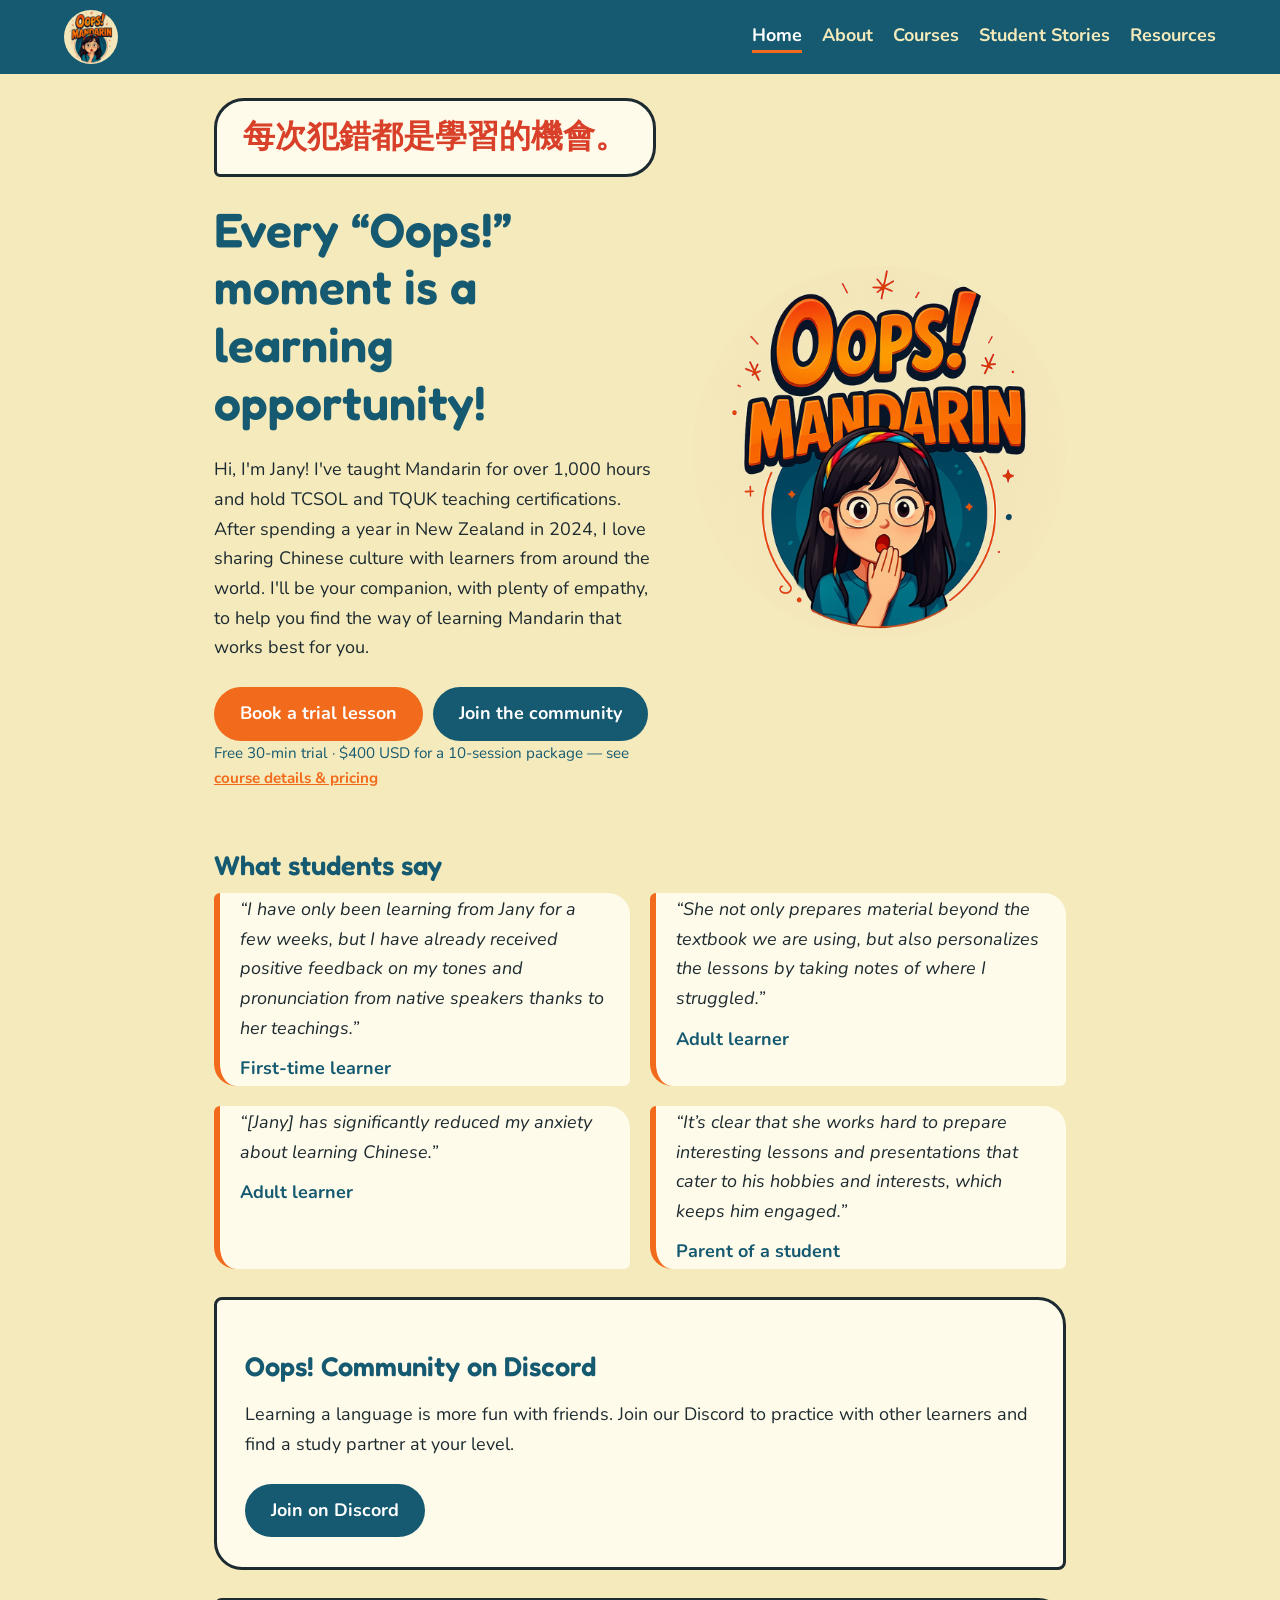
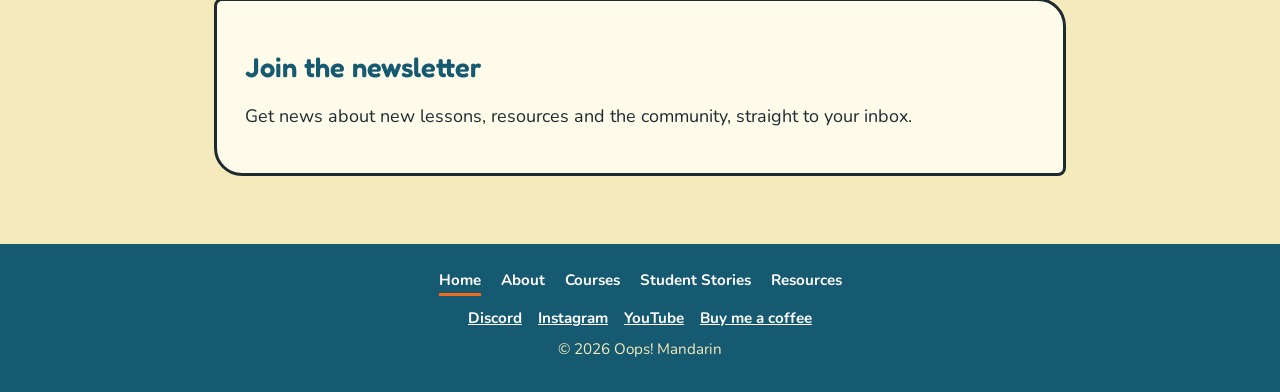
<file: index.html>
<!DOCTYPE html>
<html lang="en"><head><meta charset="utf-8"><meta name="viewport" content="width=device-width,initial-scale=1">
<title>Home | Oops! Mandarin</title>
<meta name="description" content="Oops! Mandarin: a language companion who encourages you not to be afraid of making mistakes.">
<link rel="icon" href="images/logo.jpg">
<link rel="preconnect" href="https://fonts.googleapis.com"><link rel="preconnect" href="https://fonts.gstatic.com" crossorigin>
<link href="https://fonts.googleapis.com/css2?family=Fredoka:wght@500;600&family=Nunito:wght@400;700;800&display=swap" rel="stylesheet">
<link rel="stylesheet" href="style.css"></head><body>
<header><a href="index.html"><img src="images/logo.jpg" alt="Oops! Mandarin logo"></a><nav><a href="index.html" aria-current="page">Home</a><a href="about.html">About</a><a href="courses.html">Courses</a><a href="stories.html">Student Stories</a><a href="resources.html">Resources</a></nav></header>
<main>
<section class="hero"><div>
<p class="bubble" lang="zh-Hant">每次犯錯都是學習的機會。</p>
<h1>Every “Oops!” moment is a learning opportunity!</h1>
<p>Hi, I'm Jany! I've taught Mandarin for over 1,000 hours and hold TCSOL and TQUK teaching certifications. After spending a year in New Zealand in 2024, I love sharing Chinese culture with learners from around the world. I'll be your companion, with plenty of empathy, to help you find the way of learning Mandarin that works best for you.</p>
<a class="btn" href="https://calendly.com/janywu/learn-chinese-with-jany-trial">Book a trial lesson</a><a class="btn alt" href="https://discord.gg/NUjNv9vEjd">Join the community</a>
<p class="date">Free 30-min trial · $400 USD for a 10-session package — see <a href="courses.html">course details &amp; pricing</a></p>
</div><img src="images/logo.jpg" alt="Cartoon of Jany covering her mouth, with the words Oops! Mandarin"></section>
<section><h2>What students say</h2>
<div class="quotes">
<blockquote>“I have only been learning from Jany for a few weeks, but I have already received positive feedback on my tones and pronunciation from native speakers thanks to her teachings.”<cite>First-time learner</cite></blockquote>
<blockquote>“She not only prepares material beyond the textbook we are using, but also personalizes the lessons by taking notes of where I struggled.”<cite>Adult learner</cite></blockquote>
<blockquote>“[Jany] has significantly reduced my anxiety about learning Chinese.”<cite>Adult learner</cite></blockquote>
<blockquote>“It’s clear that she works hard to prepare interesting lessons and presentations that cater to his hobbies and interests, which keeps him engaged.”<cite>Parent of a student</cite></blockquote>
</div></section>
<section class="panel"><h2>Oops! Community on Discord</h2><p>Learning a language is more fun with friends. Join our Discord to practice with other learners and find a study partner at your level.</p><a class="btn alt" href="https://discord.gg/NUjNv9vEjd">Join on Discord</a></section>
<section class="panel"><h2>Join the newsletter</h2><p>Get news about new lessons, resources and the community, straight to your inbox.</p>
<script async data-uid="dafba5326d" src="https://oops-mandarin.kit.com/dafba5326d/index.js"></script></section>
</main>
<footer><nav><a href="index.html" aria-current="page">Home</a><a href="about.html">About</a><a href="courses.html">Courses</a><a href="stories.html">Student Stories</a><a href="resources.html">Resources</a></nav><p><a href="https://discord.gg/NUjNv9vEjd">Discord</a><a href="https://www.instagram.com/oops_mandarin/">Instagram</a><a href="https://www.youtube.com/@oops_mandarin/featured">YouTube</a><a href="https://buymeacoffee.com/gj_am_i">Buy me a coffee</a></p><p>&copy; 2026 Oops! Mandarin</p></footer></body></html>
</file>
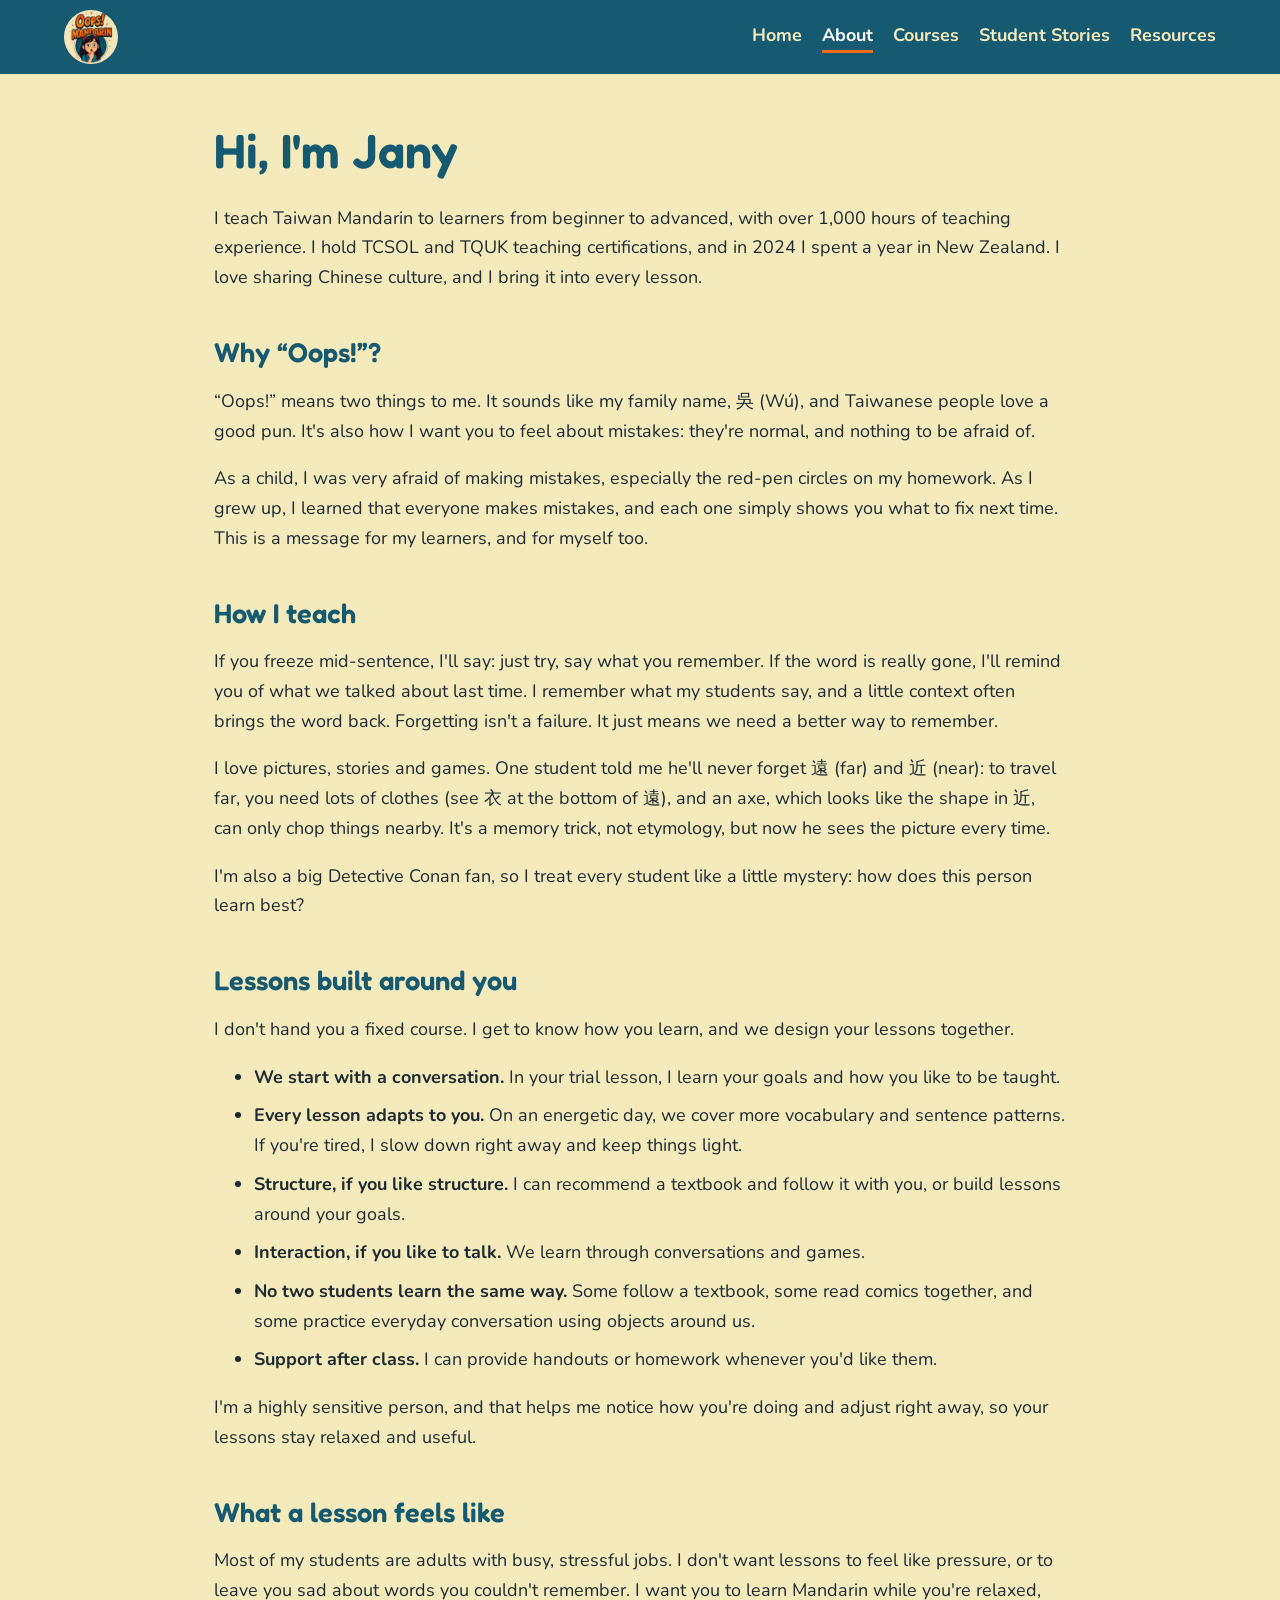
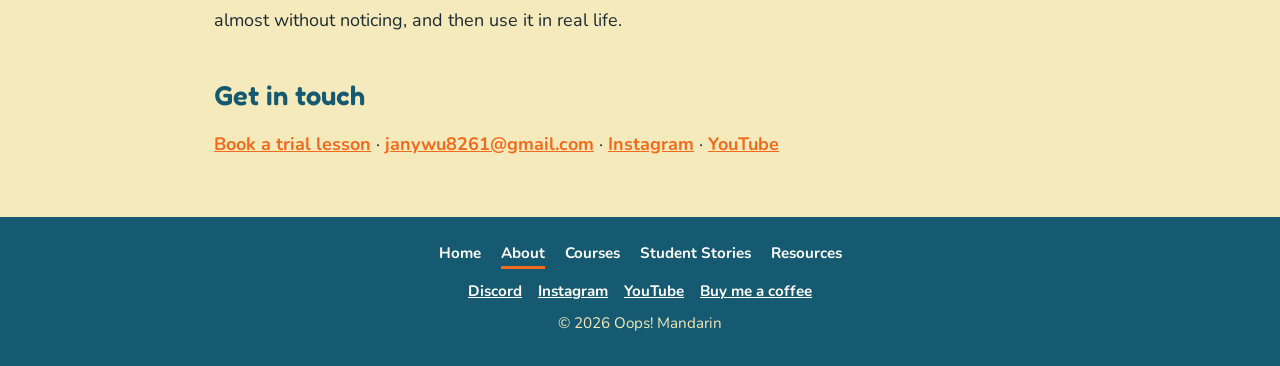
<file: about.html>
<!DOCTYPE html>
<html lang="en"><head><meta charset="utf-8"><meta name="viewport" content="width=device-width,initial-scale=1">
<title>About | Oops! Mandarin</title>
<meta name="description" content="Oops! Mandarin: a language companion who encourages you not to be afraid of making mistakes.">
<link rel="icon" href="images/logo.jpg">
<link rel="preconnect" href="https://fonts.googleapis.com"><link rel="preconnect" href="https://fonts.gstatic.com" crossorigin>
<link href="https://fonts.googleapis.com/css2?family=Fredoka:wght@500;600&family=Nunito:wght@400;700;800&display=swap" rel="stylesheet">
<link rel="stylesheet" href="style.css"></head><body>
<header><a href="index.html"><img src="images/logo.jpg" alt="Oops! Mandarin logo"></a><nav><a href="index.html">Home</a><a href="about.html" aria-current="page">About</a><a href="courses.html">Courses</a><a href="stories.html">Student Stories</a><a href="resources.html">Resources</a></nav></header>
<main>
<h1>Hi, I'm Jany</h1>
<p>I teach Taiwan Mandarin to learners from beginner to advanced, with over 1,000 hours of teaching experience. I hold TCSOL and TQUK teaching certifications, and in 2024 I spent a year in New Zealand. I love sharing Chinese culture, and I bring it into every lesson.</p>
<h2>Why “Oops!”?</h2>
<p>“Oops!” means two things to me. It sounds like my family name, <span lang="zh-Hant">吳</span> (Wú), and Taiwanese people love a good pun. It's also how I want you to feel about mistakes: they're normal, and nothing to be afraid of.</p>
<p>As a child, I was very afraid of making mistakes, especially the red-pen circles on my homework. As I grew up, I learned that everyone makes mistakes, and each one simply shows you what to fix next time. This is a message for my learners, and for myself too.</p>
<h2>How I teach</h2>
<p>If you freeze mid-sentence, I'll say: just try, say what you remember. If the word is really gone, I'll remind you of what we talked about last time. I remember what my students say, and a little context often brings the word back. Forgetting isn't a failure. It just means we need a better way to remember.</p>
<p>I love pictures, stories and games. One student told me he'll never forget <span lang="zh-Hant">遠</span> (far) and <span lang="zh-Hant">近</span> (near): to travel far, you need lots of clothes (see <span lang="zh-Hant">衣</span> at the bottom of <span lang="zh-Hant">遠</span>), and an axe, which looks like the shape in <span lang="zh-Hant">近</span>, can only chop things nearby. It's a memory trick, not etymology, but now he sees the picture every time.</p>
<p>I'm also a big Detective Conan fan, so I treat every student like a little mystery: how does this person learn best?</p>
<h2>Lessons built around you</h2>
<p>I don't hand you a fixed course. I get to know how you learn, and we design your lessons together.</p>
<ul>
<li><strong>We start with a conversation.</strong> In your trial lesson, I learn your goals and how you like to be taught.</li>
<li><strong>Every lesson adapts to you.</strong> On an energetic day, we cover more vocabulary and sentence patterns. If you're tired, I slow down right away and keep things light.</li>
<li><strong>Structure, if you like structure.</strong> I can recommend a textbook and follow it with you, or build lessons around your goals.</li>
<li><strong>Interaction, if you like to talk.</strong> We learn through conversations and games.</li>
<li><strong>No two students learn the same way.</strong> Some follow a textbook, some read comics together, and some practice everyday conversation using objects around us.</li>
<li><strong>Support after class.</strong> I can provide handouts or homework whenever you'd like them.</li>
</ul>
<p>I'm a highly sensitive person, and that helps me notice how you're doing and adjust right away, so your lessons stay relaxed and useful.</p>
<h2>What a lesson feels like</h2>
<p>Most of my students are adults with busy, stressful jobs. I don't want lessons to feel like pressure, or to leave you sad about words you couldn't remember. I want you to learn Mandarin while you're relaxed, almost without noticing, and then use it in real life.</p>
<h2>Get in touch</h2>
<p><a href="https://calendly.com/janywu/learn-chinese-with-jany-trial">Book a trial lesson</a> &middot; <a href="mailto:janywu8261@gmail.com">janywu8261@gmail.com</a> &middot; <a href="https://www.instagram.com/oops_mandarin/">Instagram</a> &middot; <a href="https://www.youtube.com/@oops_mandarin/featured">YouTube</a></p>

</main>
<footer><nav><a href="index.html">Home</a><a href="about.html" aria-current="page">About</a><a href="courses.html">Courses</a><a href="stories.html">Student Stories</a><a href="resources.html">Resources</a></nav><p><a href="https://discord.gg/NUjNv9vEjd">Discord</a><a href="https://www.instagram.com/oops_mandarin/">Instagram</a><a href="https://www.youtube.com/@oops_mandarin/featured">YouTube</a><a href="https://buymeacoffee.com/gj_am_i">Buy me a coffee</a></p><p>&copy; 2026 Oops! Mandarin</p></footer></body></html>
</file>
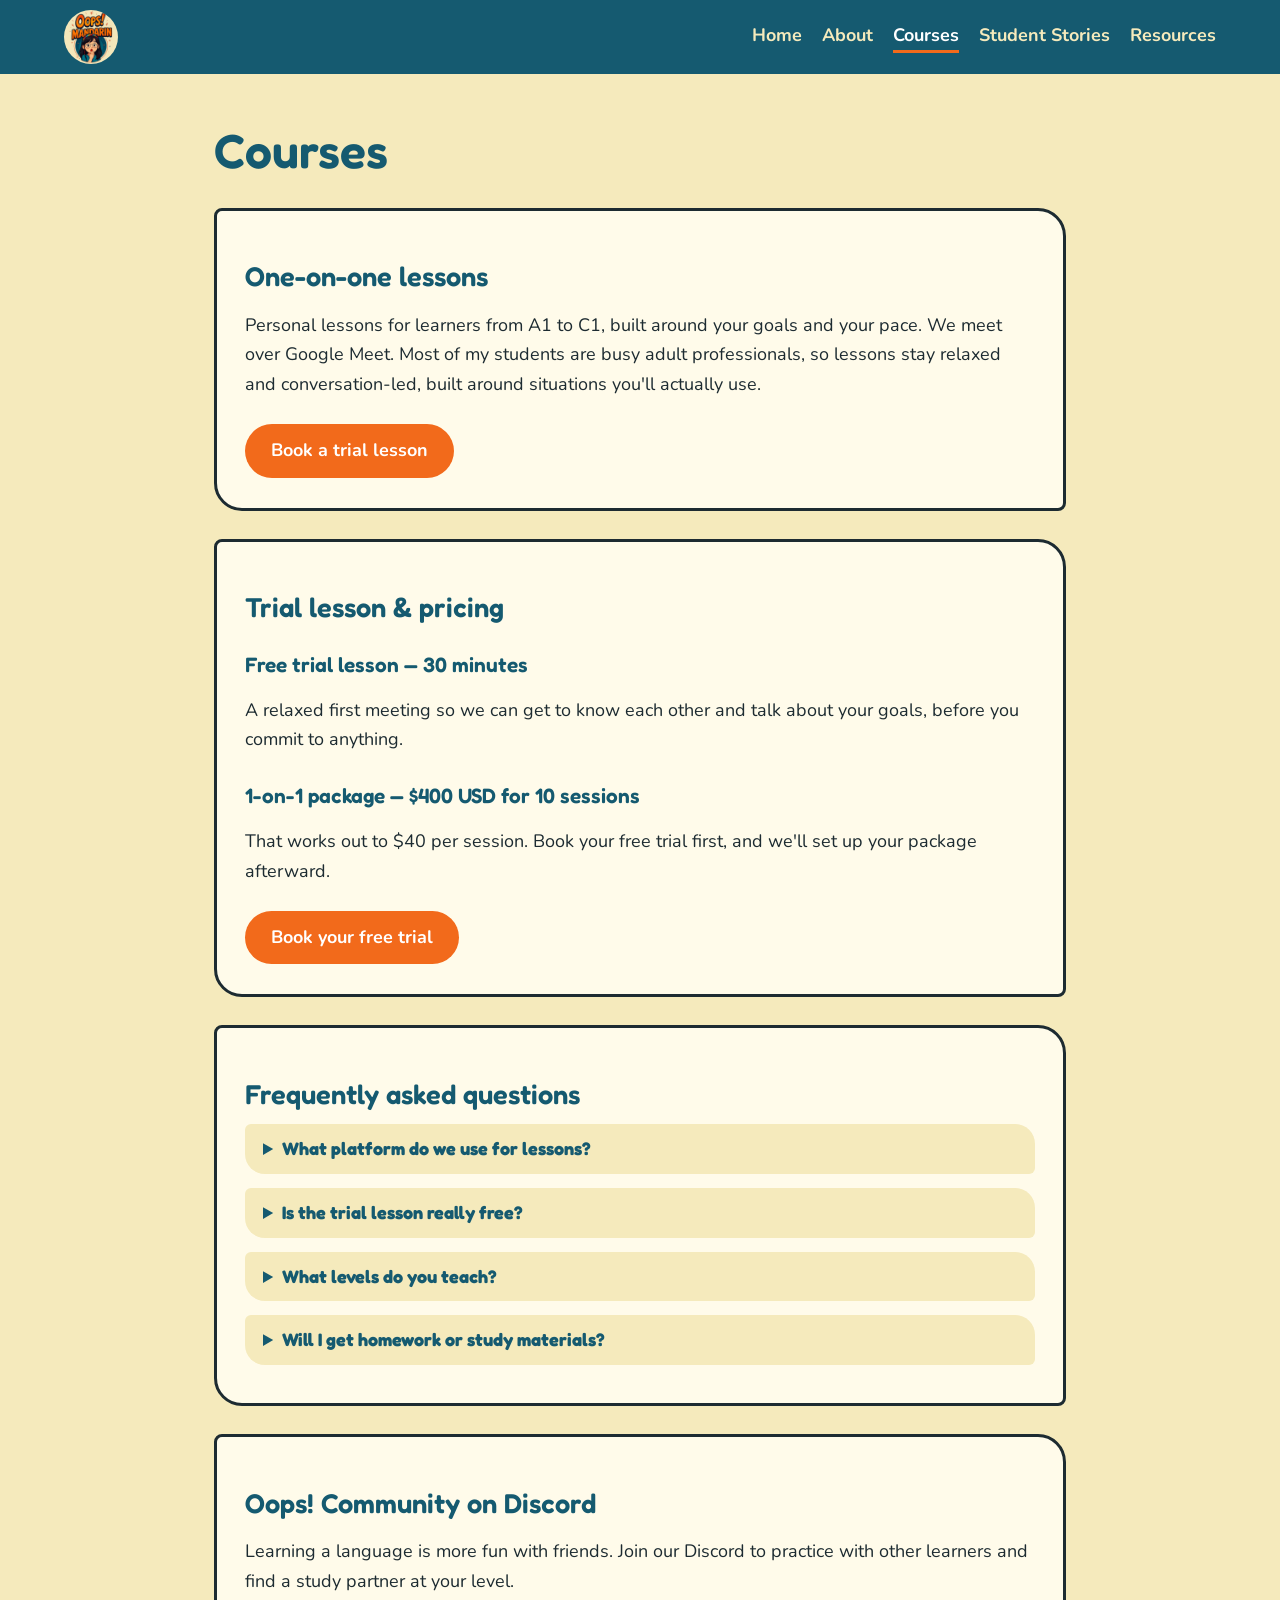
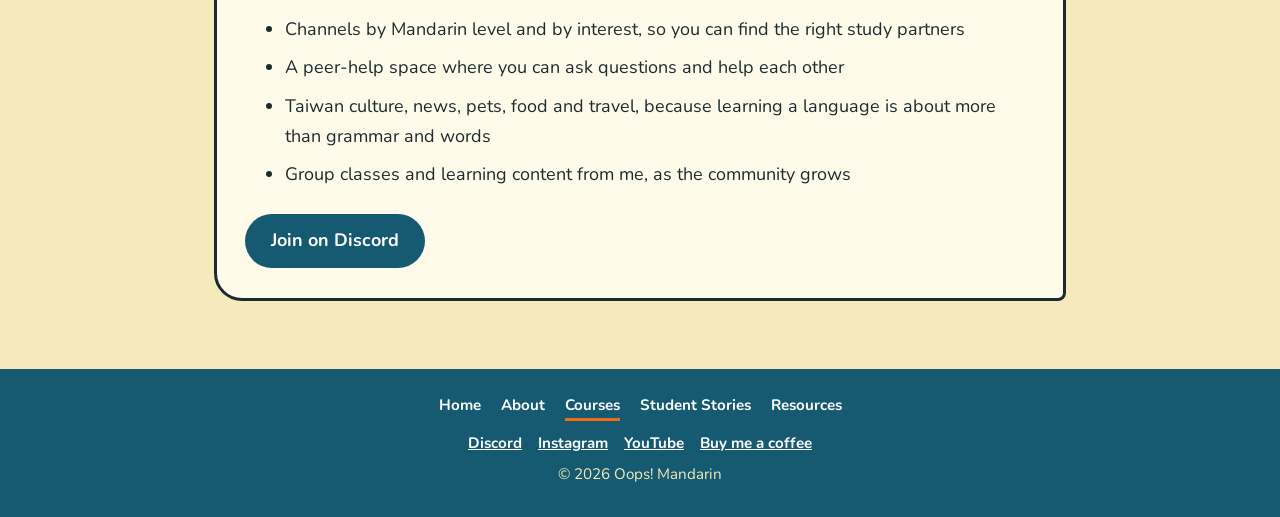
<file: courses.html>
<!DOCTYPE html>
<html lang="en"><head><meta charset="utf-8"><meta name="viewport" content="width=device-width,initial-scale=1">
<title>Courses | Oops! Mandarin</title>
<meta name="description" content="Oops! Mandarin: a language companion who encourages you not to be afraid of making mistakes.">
<link rel="icon" href="images/logo.jpg">
<link rel="preconnect" href="https://fonts.googleapis.com"><link rel="preconnect" href="https://fonts.gstatic.com" crossorigin>
<link href="https://fonts.googleapis.com/css2?family=Fredoka:wght@500;600&family=Nunito:wght@400;700;800&display=swap" rel="stylesheet">
<link rel="stylesheet" href="style.css"></head><body>
<header><a href="index.html"><img src="images/logo.jpg" alt="Oops! Mandarin logo"></a><nav><a href="index.html">Home</a><a href="about.html">About</a><a href="courses.html" aria-current="page">Courses</a><a href="stories.html">Student Stories</a><a href="resources.html">Resources</a></nav></header>
<main>
<h1>Courses</h1>
<section class="panel"><h2>One-on-one lessons</h2><p>Personal lessons for learners from A1 to C1, built around your goals and your pace. We meet over Google Meet. Most of my students are busy adult professionals, so lessons stay relaxed and conversation-led, built around situations you'll actually use.</p>
<a class="btn" href="https://calendly.com/janywu/learn-chinese-with-jany-trial">Book a trial lesson</a></section>
<section class="panel"><h2>Trial lesson &amp; pricing</h2>
<h3>Free trial lesson — 30 minutes</h3><p>A relaxed first meeting so we can get to know each other and talk about your goals, before you commit to anything.</p>
<h3>1-on-1 package — $400 USD for 10 sessions</h3><p>That works out to $40 per session. Book your free trial first, and we'll set up your package afterward.</p>
<a class="btn" href="https://calendly.com/janywu/learn-chinese-with-jany-trial">Book your free trial</a></section>
<section class="panel"><h2>Frequently asked questions</h2>
<details><summary>What platform do we use for lessons?</summary><p>We meet over Google Meet for all lessons.</p></details>
<details><summary>Is the trial lesson really free?</summary><p>Yes. The 30-minute trial is free, with no obligation to continue — it's just a chance for us to meet and see if we're a good fit.</p></details>
<details><summary>What levels do you teach?</summary><p>I teach adult learners at every level, from complete beginner (A1) to advanced (C1).</p></details>
<details><summary>Will I get homework or study materials?</summary><p>Yes — I can provide handouts, homework or a structured textbook plan, depending on what works best for you.</p></details>
</section>
<section class="panel"><h2>Oops! Community on Discord</h2><p>Learning a language is more fun with friends. Join our Discord to practice with other learners and find a study partner at your level.</p>
<ul><li>Channels by Mandarin level and by interest, so you can find the right study partners</li><li>A peer-help space where you can ask questions and help each other</li><li>Taiwan culture, news, pets, food and travel, because learning a language is about more than grammar and words</li><li>Group classes and learning content from me, as the community grows</li></ul>
<a class="btn alt" href="https://discord.gg/NUjNv9vEjd">Join on Discord</a></section>
</main>
<footer><nav><a href="index.html">Home</a><a href="about.html">About</a><a href="courses.html" aria-current="page">Courses</a><a href="stories.html">Student Stories</a><a href="resources.html">Resources</a></nav><p><a href="https://discord.gg/NUjNv9vEjd">Discord</a><a href="https://www.instagram.com/oops_mandarin/">Instagram</a><a href="https://www.youtube.com/@oops_mandarin/featured">YouTube</a><a href="https://buymeacoffee.com/gj_am_i">Buy me a coffee</a></p><p>&copy; 2026 Oops! Mandarin</p></footer></body></html>
</file>
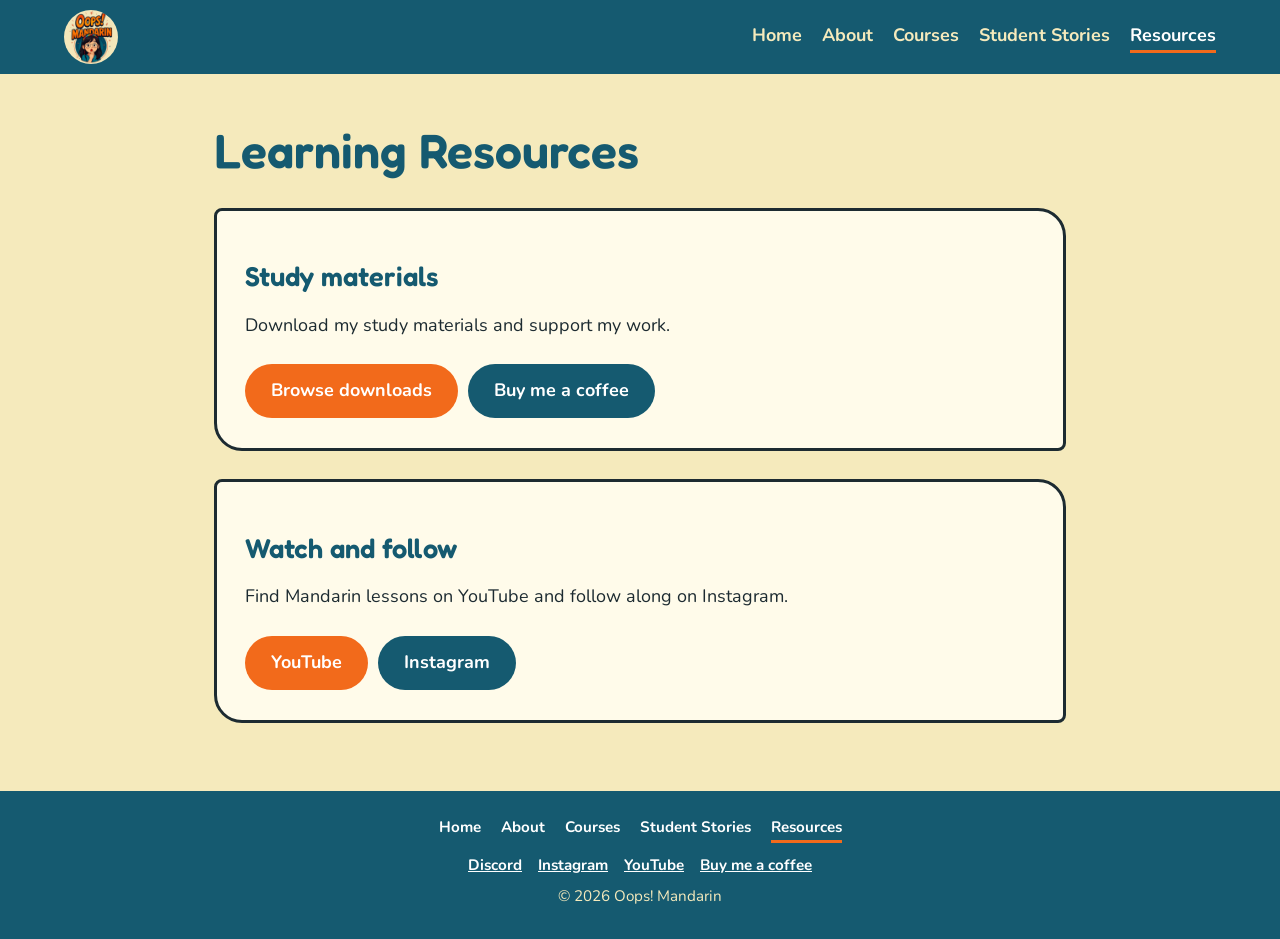
<file: resources.html>
<!DOCTYPE html>
<html lang="en"><head><meta charset="utf-8"><meta name="viewport" content="width=device-width,initial-scale=1">
<title>Resources | Oops! Mandarin</title>
<meta name="description" content="Oops! Mandarin: a language companion who encourages you not to be afraid of making mistakes.">
<link rel="icon" href="images/logo.jpg">
<link rel="preconnect" href="https://fonts.googleapis.com"><link rel="preconnect" href="https://fonts.gstatic.com" crossorigin>
<link href="https://fonts.googleapis.com/css2?family=Fredoka:wght@500;600&family=Nunito:wght@400;700;800&display=swap" rel="stylesheet">
<link rel="stylesheet" href="style.css"></head><body>
<header><a href="index.html"><img src="images/logo.jpg" alt="Oops! Mandarin logo"></a><nav><a href="index.html">Home</a><a href="about.html">About</a><a href="courses.html">Courses</a><a href="stories.html">Student Stories</a><a href="resources.html" aria-current="page">Resources</a></nav></header>
<main>
<h1>Learning Resources</h1>
<section class="panel"><h2>Study materials</h2><p>Download my study materials and support my work.</p><a class="btn" href="https://buymeacoffee.com/gj_am_i/extras">Browse downloads</a><a class="btn alt" href="https://buymeacoffee.com/gj_am_i">Buy me a coffee</a></section>
<section class="panel"><h2>Watch and follow</h2><p>Find Mandarin lessons on YouTube and follow along on Instagram.</p><a class="btn" href="https://www.youtube.com/@oops_mandarin/featured">YouTube</a><a class="btn alt" href="https://www.instagram.com/oops_mandarin/">Instagram</a></section>
</main>
<footer><nav><a href="index.html">Home</a><a href="about.html">About</a><a href="courses.html">Courses</a><a href="stories.html">Student Stories</a><a href="resources.html" aria-current="page">Resources</a></nav><p><a href="https://discord.gg/NUjNv9vEjd">Discord</a><a href="https://www.instagram.com/oops_mandarin/">Instagram</a><a href="https://www.youtube.com/@oops_mandarin/featured">YouTube</a><a href="https://buymeacoffee.com/gj_am_i">Buy me a coffee</a></p><p>&copy; 2026 Oops! Mandarin</p></footer></body></html>
</file>
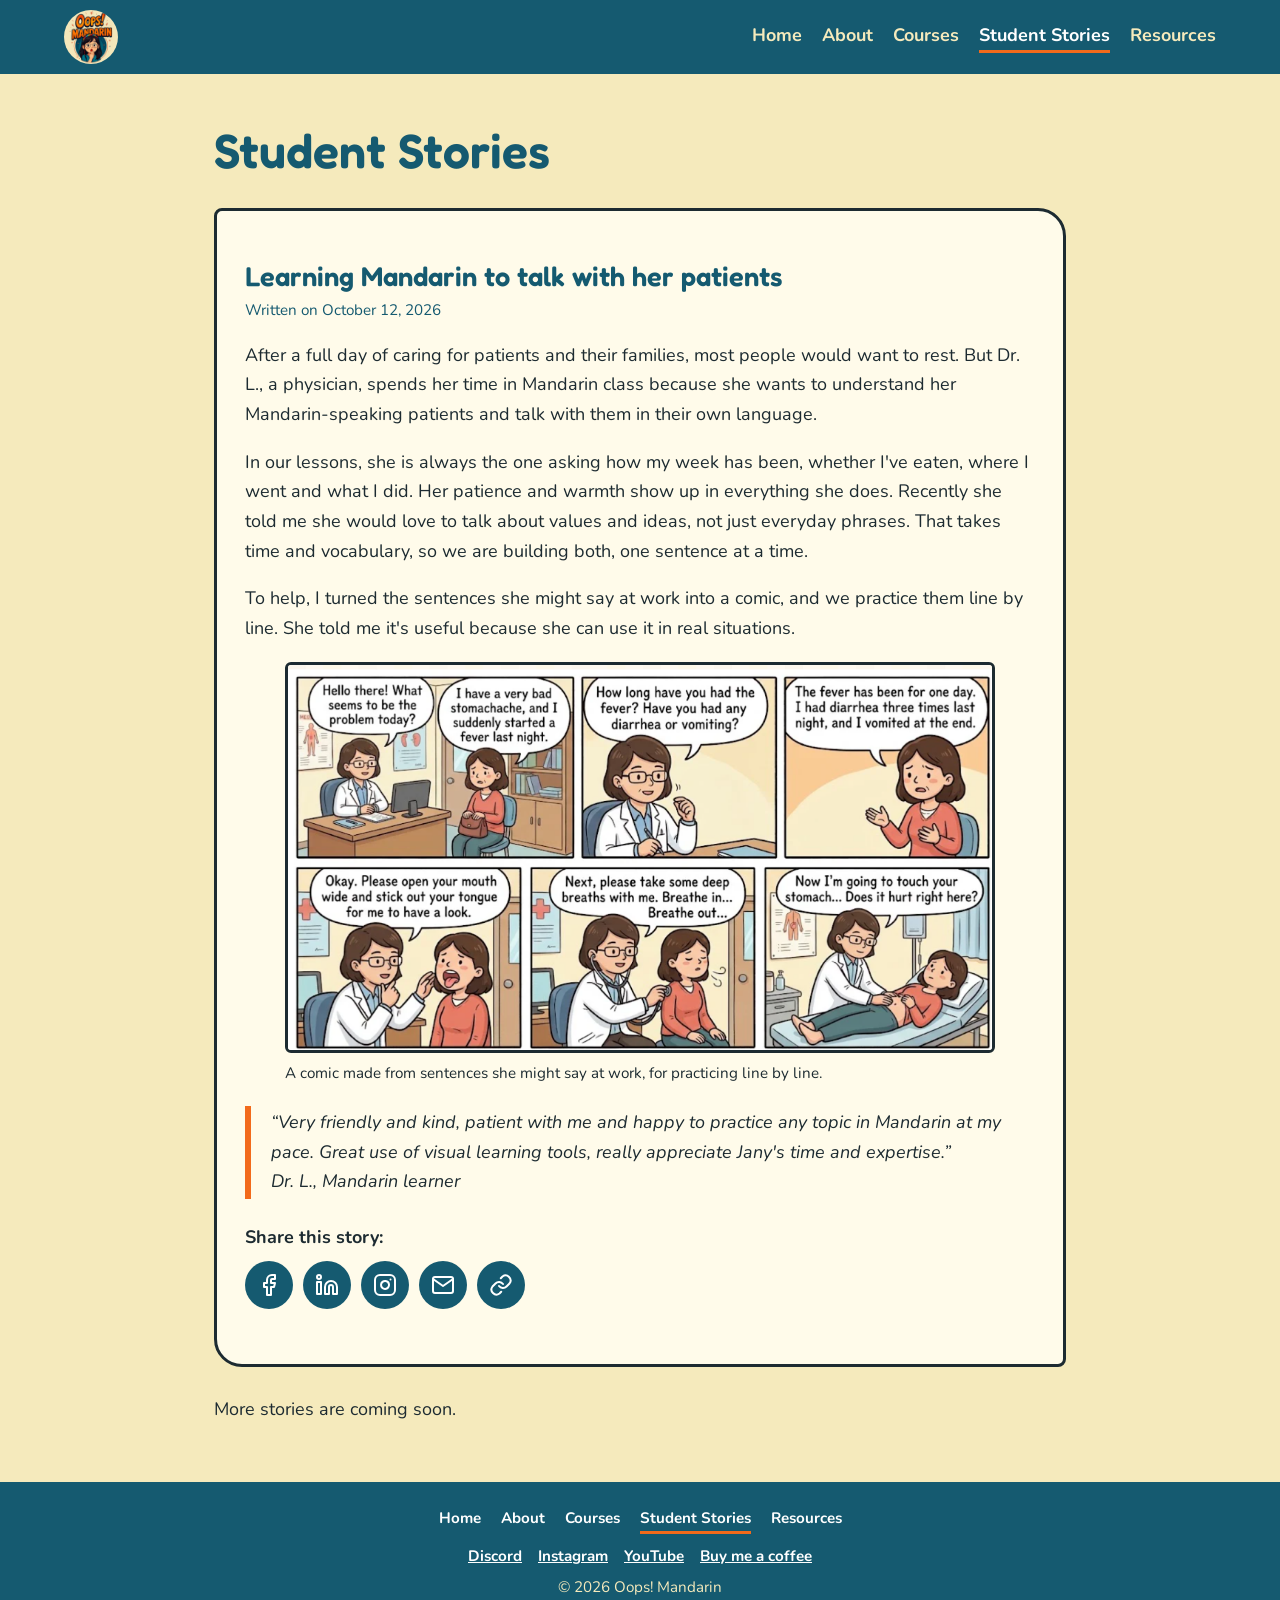
<file: stories.html>
<!DOCTYPE html>
<html lang="en"><head><meta charset="utf-8"><meta name="viewport" content="width=device-width,initial-scale=1">
<title>Student Stories | Oops! Mandarin</title>
<meta name="description" content="Oops! Mandarin: a language companion who encourages you not to be afraid of making mistakes.">
<link rel="icon" href="images/logo.jpg">
<link rel="preconnect" href="https://fonts.googleapis.com"><link rel="preconnect" href="https://fonts.gstatic.com" crossorigin>
<link href="https://fonts.googleapis.com/css2?family=Fredoka:wght@500;600&family=Nunito:wght@400;700;800&display=swap" rel="stylesheet">
<link rel="stylesheet" href="style.css"></head><body>
<header><a href="index.html"><img src="images/logo.jpg" alt="Oops! Mandarin logo"></a><nav><a href="index.html">Home</a><a href="about.html">About</a><a href="courses.html">Courses</a><a href="stories.html" aria-current="page">Student Stories</a><a href="resources.html">Resources</a></nav></header>
<main>
<h1>Student Stories</h1>
<article class="panel"><h2>Learning Mandarin to talk with her patients</h2>
<p class="date">Written on <time datetime="2026-10-12">October 12, 2026</time></p>
<p>After a full day of caring for patients and their families, most people would want to rest. But Dr. L., a physician, spends her time in Mandarin class because she wants to understand her Mandarin-speaking patients and talk with them in their own language.</p>
<p>In our lessons, she is always the one asking how my week has been, whether I've eaten, where I went and what I did. Her patience and warmth show up in everything she does. Recently she told me she would love to talk about values and ideas, not just everyday phrases. That takes time and vocabulary, so we are building both, one sentence at a time.</p>
<p>To help, I turned the sentences she might say at work into a comic, and we practice them line by line. She told me it's useful because she can use it in real situations.</p>
<figure><img class="wide" src="images/comic.png" alt="Six-panel comic of a doctor and a patient practicing a clinic conversation in English"><figcaption>A comic made from sentences she might say at work, for practicing line by line.</figcaption></figure>
<blockquote>“Very friendly and kind, patient with me and happy to practice any topic in Mandarin at my pace. Great use of visual learning tools, really appreciate Jany's time and expertise.”<br>Dr. L., Mandarin learner</blockquote><div class="share" data-title="Learning Mandarin to talk with her patients"><strong>Share this story:</strong><br></div>
</article>
<p>More stories are coming soon.</p>
<script>
document.querySelectorAll('.share').forEach(function(d){
var page=location.href.split('#')[0],u=encodeURIComponent(page),t=encodeURIComponent(d.dataset.title);
var I={
facebook:'<path d="M18 2h-3a5 5 0 0 0-5 5v3H7v4h3v8h4v-8h3l1-4h-4V7a1 1 0 0 1 1-1h3z"/>',
linkedin:'<path d="M16 8a6 6 0 0 1 6 6v7h-4v-7a2 2 0 0 0-4 0v7h-4v-7a6 6 0 0 1 6-6z"/><rect x="2" y="9" width="4" height="12"/><circle cx="4" cy="4" r="2"/>',
instagram:'<rect x="2" y="2" width="20" height="20" rx="5"/><path d="M16 11.4A4 4 0 1 1 12.6 8 4 4 0 0 1 16 11.4z"/><line x1="17.5" y1="6.5" x2="17.5" y2="6.5"/>',
email:'<rect x="2" y="4" width="20" height="16" rx="2"/><polyline points="22,6 12,13 2,6"/>',
link:'<path d="M10 13a5 5 0 0 0 7.5.5l3-3a5 5 0 0 0-7-7l-1.7 1.7"/><path d="M14 11a5 5 0 0 0-7.5-.5l-3 3a5 5 0 0 0 7 7l1.7-1.7"/>'};
var msg=document.createElement('span');msg.className='share-msg';msg.setAttribute('aria-live','polite');
function icon(name,label,el){el.className='ic';el.setAttribute('aria-label',label);el.title=label;el.innerHTML='<svg viewBox="0 0 24 24" aria-hidden="true">'+I[name]+'</svg>';d.insertBefore(el,msg)}
function link(name,label,h){var a=document.createElement('a');a.href=h;a.target='_blank';a.rel='noopener';icon(name,label,a)}
function btn(name,label,fn){var b=document.createElement('button');b.type='button';b.onclick=fn;icon(name,label,b)}
function copy(note){navigator.clipboard.writeText(page).then(function(){msg.textContent=note})}
d.appendChild(msg);
link('facebook','Share on Facebook','https://www.facebook.com/sharer/sharer.php?u='+u);
link('linkedin','Share on LinkedIn','https://www.linkedin.com/sharing/share-offsite/?url='+u);
btn('instagram','Share on Instagram',function(){if(navigator.share){navigator.share({title:d.dataset.title,url:page})}else{copy('Link copied. Paste it into Instagram.')}});
link('email','Share by email','mailto:?subject='+t+'&body='+u);
btn('link','Copy link',function(){copy('Link copied!')});
});
</script>
</main>
<footer><nav><a href="index.html">Home</a><a href="about.html">About</a><a href="courses.html">Courses</a><a href="stories.html" aria-current="page">Student Stories</a><a href="resources.html">Resources</a></nav><p><a href="https://discord.gg/NUjNv9vEjd">Discord</a><a href="https://www.instagram.com/oops_mandarin/">Instagram</a><a href="https://www.youtube.com/@oops_mandarin/featured">YouTube</a><a href="https://buymeacoffee.com/gj_am_i">Buy me a coffee</a></p><p>&copy; 2026 Oops! Mandarin</p></footer></body></html>
</file>
<file: style.css>
*{box-sizing:border-box}
:root{--cream:#f5eabc;--paper:#fffbea;--orange:#f26a1b;--teal:#155a70;--ink:#1d2b31;--red:#d9402a}
body{margin:0;font:18px/1.65 Nunito,system-ui,"Noto Sans TC","PingFang TC","Microsoft JhengHei",sans-serif;color:var(--ink);background:var(--cream)}
h1,h2,h3{font-family:Fredoka,Nunito,system-ui,sans-serif;font-weight:600;line-height:1.2;color:var(--teal)}
h1{font-size:clamp(2rem,5vw,3rem);margin:.5em 0}
h2{font-size:1.7rem;margin:1.6em 0 .4em}
a{color:var(--orange);font-weight:700}
a:focus-visible,.btn:focus-visible{outline:3px solid var(--teal);outline-offset:3px}
header{display:flex;flex-wrap:wrap;align-items:center;justify-content:space-between;gap:8px 20px;padding:10px 5vw;background:var(--teal)}
header img{height:54px;border-radius:50%;display:block}
nav{display:flex;flex-wrap:wrap;gap:4px 20px}
nav a{white-space:nowrap;color:var(--cream);text-decoration:none;font-weight:700}
nav a:hover,nav a[aria-current]{color:#fff;border-bottom:3px solid var(--orange)}
main{max-width:980px;margin:0 auto;padding:24px 5vw 40px}
.hero{display:grid;grid-template-columns:1.2fr 1fr;gap:32px;align-items:center}
.hero>img{width:100%;border-radius:50%}
.bubble{display:inline-block;margin:0;background:var(--paper);border:3px solid var(--ink);border-radius:30px 30px 30px 6px;padding:10px 26px;font-size:clamp(1.4rem,3.5vw,2rem);font-weight:800;color:var(--red)}
.btn{display:inline-block;background:var(--orange);color:#fff;padding:12px 26px;border-radius:999px;text-decoration:none;margin:6px 10px 6px 0}
.btn.alt{background:var(--teal)}
.panel{background:var(--paper);border:3px solid var(--ink);border-radius:8px 28px 8px 28px;padding:6px 28px 24px;margin:28px 0}
.panel.soon{border-style:dashed}
blockquote{margin:20px 0;padding:2px 20px;border-left:6px solid var(--orange);font-style:italic}
img.wide{display:block;max-width:100%;border:3px solid var(--ink);border-radius:6px}
figcaption{font-size:.95rem;margin-top:8px}
footer{background:var(--teal);color:var(--cream);text-align:center;padding:24px 5vw;font-size:.95rem}
footer a{color:#fff;margin:0 8px}
@media(max-width:720px){.hero{grid-template-columns:1fr}.hero>img{max-width:320px;margin:0 auto;order:-1}}
li{margin:.5em 0}
h3{font-size:1.3rem;margin:1.4em 0 .3em}
.quotes{display:grid;grid-template-columns:repeat(auto-fit,minmax(280px,1fr));gap:20px}
.quotes blockquote{margin:0;background:var(--paper);border-radius:6px 22px 6px 22px}
cite{display:block;margin-top:.6em;font-style:normal;font-weight:700;color:var(--teal)}
.formkit-form{max-width:520px !important;margin:0 !important;border:0 !important;background:transparent !important}
.formkit-form [data-style="clean"]{padding:0 !important}
.formkit-form .formkit-header{display:none !important}
.formkit-form .formkit-subheader{margin:0 0 12px !important}
.formkit-form .formkit-guarantee,.formkit-form .formkit-powered-by-convertkit-container{margin:10px 0 0 !important}
footer nav{justify-content:center;margin-bottom:10px}
footer nav a{margin:0}
footer p{margin:6px 0}
.date{font-size:.95rem;color:var(--teal);margin:-.4em 0 1em}
.pill{display:inline-block;background:var(--teal);color:#fff;border:0;border-radius:999px;padding:8px 18px;margin:6px 8px 0 0;font:700 .95rem Nunito,system-ui,sans-serif;text-decoration:none;cursor:pointer}
.pill:hover{background:var(--orange)}
.pill:focus-visible{outline:3px solid var(--orange);outline-offset:3px}
.share{margin-top:24px}
.ic{display:inline-flex;align-items:center;justify-content:center;width:48px;height:48px;margin:8px 10px 0 0;border:0;border-radius:50%;background:var(--teal);cursor:pointer;padding:0}
.ic svg{width:24px;height:24px;fill:none;stroke:#fff;stroke-width:2;stroke-linecap:round;stroke-linejoin:round}
.ic:hover{background:var(--orange)}
.ic:focus-visible{outline:3px solid var(--orange);outline-offset:3px}
.share-msg{display:block;min-height:1.5em;margin-top:8px;font-size:.95rem}
details{margin:14px 0;padding:10px 18px;background:var(--cream);border-radius:6px 20px 6px 20px}
details summary{cursor:pointer;font-weight:700;color:var(--teal);font-family:Fredoka,Nunito,system-ui,sans-serif}
details[open] summary{margin-bottom:8px}
details p{margin:0}
</file>
